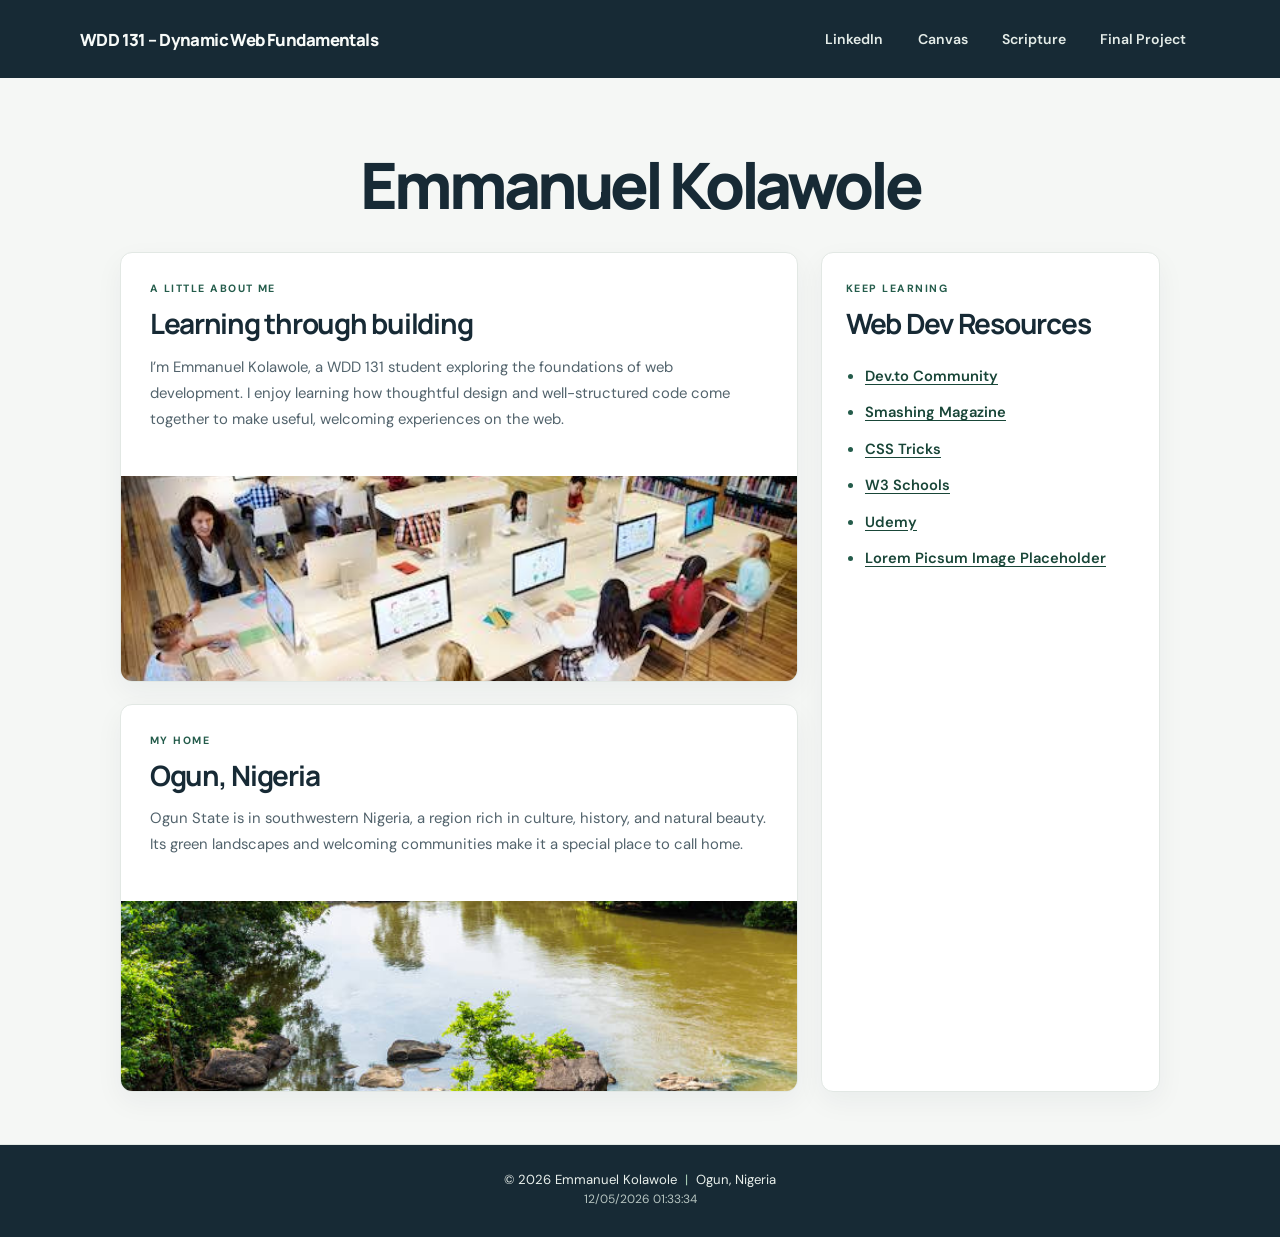
<file: index.html>
<!DOCTYPE html>
<html lang="en-US">
  <head>
    <meta charset="UTF-8" />
    <meta name="viewport" content="width=device-width, initial-scale=1.0" />
    <meta
      name="description"
      content="WDD 131 – Dynamic Web Fundamentals course page for Emmanuel Kolawole, featuring an introduction, Ogun, Nigeria, and front-end web development."
    />
    <meta name="author" content="Emmanuel Kolawole" />
    <title>WDD 131 – Dynamic Web Fundamentals – Emmanuel Kolawole</title>
    <link rel="preconnect" href="https://fonts.googleapis.com" />
    <link rel="preconnect" href="https://fonts.gstatic.com" crossorigin />
    <link
      href="https://fonts.googleapis.com/css2?family=DM+Sans:wght@400;500;600;700&family=Manrope:wght@600;700;800&display=swap"
      rel="stylesheet"
    />
    <link rel="stylesheet" href="styles/base.css" />
    <script src="scripts/getdates.js" defer></script>
  </head>
  <body>
    <header class="site-header">
      <div class="header-inner">
        <span id="course-title">WDD 131 – Dynamic Web Fundamentals</span>
        <nav aria-label="Main navigation">
          <a href="https://www.linkedin.com/in/emmanuel-kolawole-aheaveanlylife/">LinkedIn</a>
          <a href="https://byupw.instructure.com/">Canvas</a>
          <a href="https://www.churchofjesuschrist.org/study/scriptures/bofm/1-ne/3?lang=eng&amp;id=p7#p7">
            Scripture
          </a>
          <a href="final-project/">Final Project</a>
        </nav>
      </div>
    </header>

    <main>
      <h1>Emmanuel Kolawole</h1>
      <div class="card-grid">
        <div class="profile-column">
          <section class="card home-card">
            <div class="card-copy">
              <p class="card-kicker">A little about me</p>
              <h2>Learning through building</h2>
              <p>
                I’m Emmanuel Kolawole, a WDD 131 student exploring the foundations
                of web development. I enjoy learning how thoughtful design and
                well-structured code come together to make useful, welcoming
                experiences on the web.
              </p>
            </div>
            <img
              class="card-image"
              src="images/creative-desk.jpg"
              alt="A digital learning age, Young people with each desktop on their desk "
              width="960"
              height="420"
            />
          </section>

          <section class="card about-card">
            <div class="card-copy">
              <p class="card-kicker">My home</p>
              <h2>Ogun, Nigeria</h2>
              <p>
                Ogun State is in southwestern Nigeria, a region rich in culture,
                history, and natural beauty. Its green landscapes and welcoming
                communities make it a special place to call home.
              </p>
            </div>
            <img
              class="card-image"
              src="images/ogun-landscape.jpg"
              alt="Ogun River, WIth little rocks in Ogun state."
              width="960"
              height="420"
            />
          </section>
        </div>

        <section class="card resource-card" aria-labelledby="resources-heading">
          <div class="card-copy">
            <p class="card-kicker">Keep learning</p>
            <h2 id="resources-heading">Web Dev Resources</h2>
            <ul class="resource-list">
              <li><a href="https://dev.to/">Dev.to Community</a></li>
              <li><a href="https://www.smashingmagazine.com/">Smashing Magazine</a></li>
              <li><a href="https://css-tricks.com/">CSS Tricks</a></li>
              <li><a href="https://www.w3schools.com/">W3 Schools</a></li>
              <li><a href="https://www.udemy.com/">Udemy</a></li>
              <li>
                <a href="https://picsum.photos/">Lorem Picsum Image Placeholder</a>
              </li>
            </ul>
          </div>
        </section>
      </div>
    </main>

    <footer class="site-footer">
      <p>
        &copy; <span id="currentyear"></span> Emmanuel Kolawole
        <span class="footer-divider">|</span> Ogun, Nigeria
      </p>
      <p id="lastModified"></p>
    </footer>
  </body>
</html>
</file>
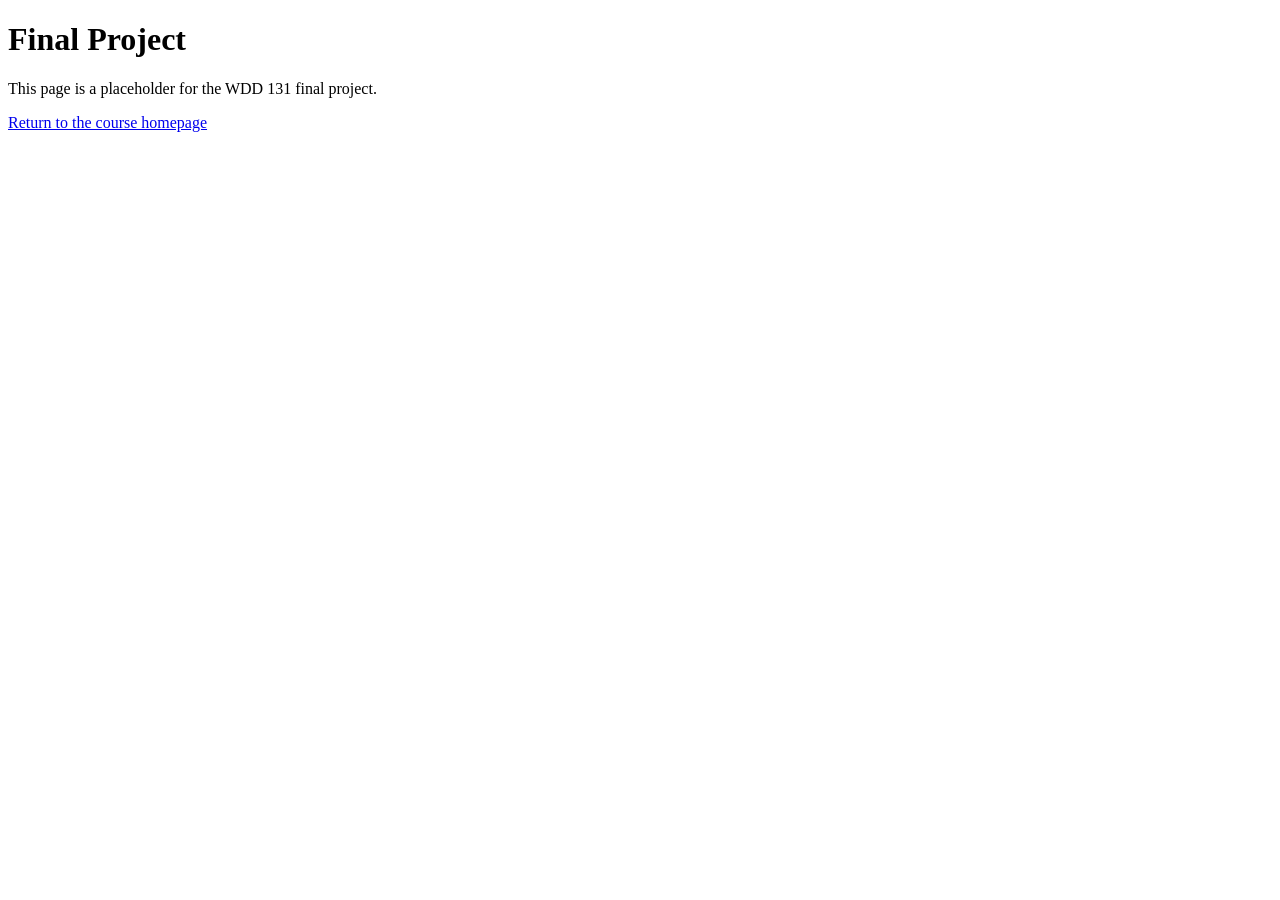
<file: final-project/index.html>
<!DOCTYPE html>
<html lang="en-US">
  <head>
    <meta charset="UTF-8" />
    <meta name="viewport" content="width=device-width, initial-scale=1.0" />
    <title>Final Project | WDD 131</title>
  </head>
  <body>
    <main>
      <h1>Final Project</h1>
      <p>This page is a placeholder for the WDD 131 final project.</p>
      <a href="../index.html">Return to the course homepage</a>
    </main>
  </body>
</html>
</file>
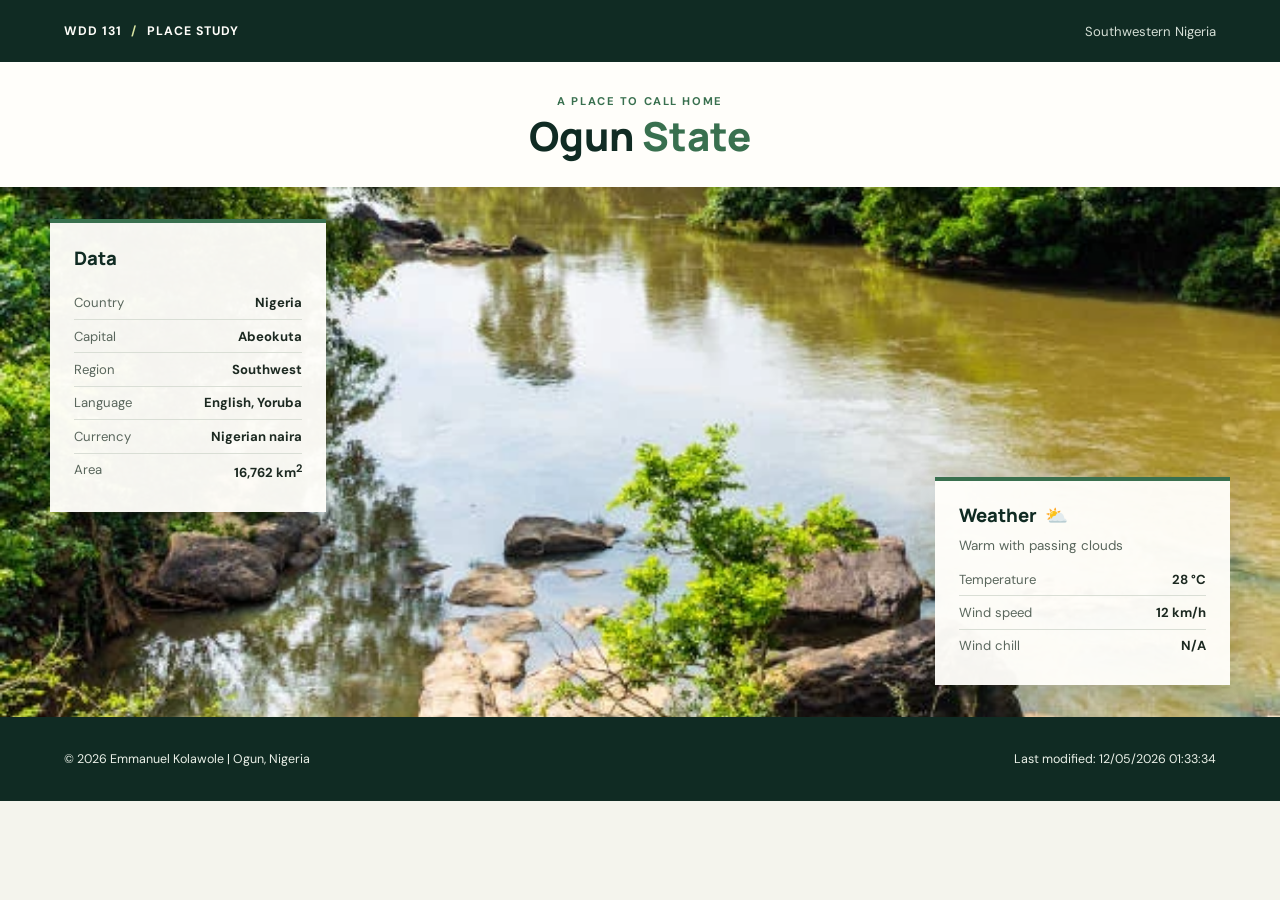
<file: place.html>
<!DOCTYPE html>
<html lang="en-US">
	<head>
		<meta charset="UTF-8" />
		<meta name="viewport" content="width=device-width, initial-scale=1.0" />
		<meta
			name="description"
			content="Discover Ogun State, Nigeria, through its river landscapes, local facts, and warm tropical weather."
		/>
		<meta name="author" content="Emmanuel Kolawole" />
		<title>Ogun State, Nigeria | Place Study</title>
		<link rel="preconnect" href="https://fonts.googleapis.com" />
		<link rel="preconnect" href="https://fonts.gstatic.com" crossorigin />
		<link
			href="https://fonts.googleapis.com/css2?family=DM+Sans:wght@400;500;600;700&family=Manrope:wght@600;700;800&display=swap"
			rel="stylesheet"
		/>
		<link rel="icon" href="images/weather-partly-cloudy.svg" type="image/svg+xml" />
		<link rel="stylesheet" href="styles/place.css" />
		<script src="scripts/place.js" defer></script>
	</head>
	<body>
		<header class="site-header">
			<a class="site-mark" href="index.html">WDD 131 <span>/</span> PLACE STUDY</a>
			<p class="region-label">Southwestern Nigeria</p>
		</header>

		<main>
			<section class="place-heading" aria-labelledby="page-title">
				<p class="eyebrow">A place to call home</p>
				<h1 id="page-title">Ogun <span>State</span></h1>
			</section>

			<section class="place-hero" aria-label="Ogun State overview">
				<picture class="hero-image">
					<source
						media="(max-width: 700px)"
						srcset="images/ogun-river-small.webp 480w"
						sizes="100vw"
						type="image/webp"
					/>
					<img
						src="images/ogun-river-large.webp"
						srcset="images/ogun-river-small.webp 480w, images/ogun-river-large.webp 612w"
						sizes="100vw"
						alt="A river winds through the green, rocky landscape of Ogun State."
						width="612"
						height="478"
						fetchpriority="high"
					/>
				</picture>

				<section class="info-panel data-panel" aria-labelledby="data-heading">
					<h2 id="data-heading">Data</h2>
					<dl class="fact-list">
						<div><dt>Country</dt><dd>Nigeria</dd></div>
						<div><dt>Capital</dt><dd>Abeokuta</dd></div>
						<div><dt>Region</dt><dd>Southwest</dd></div>
						<div><dt>Language</dt><dd>English, Yoruba</dd></div>
						<div><dt>Currency</dt><dd>Nigerian naira</dd></div>
						<div><dt>Area</dt><dd>16,762 km<sup>2</sup></dd></div>
					</dl>
				</section>

				<section class="info-panel weather-panel" aria-labelledby="weather-heading">
					<div class="weather-title">
						<img
							class="weather-icon"
							src="images/weather-partly-cloudy.svg"
							alt=""
							width="44"
							height="44"
						/>
						<h2 id="weather-heading">Weather</h2>
					</div>
					<p class="conditions">Warm with passing clouds</p>
					<dl class="weather-list">
						<div><dt>Temperature</dt><dd><span id="temperature">28</span> &deg;C</dd></div>
						<div><dt>Wind speed</dt><dd><span id="wind-speed">12</span> km/h</dd></div>
						<div><dt>Wind chill</dt><dd id="wind-chill">N/A</dd></div>
					</dl>
				</section>
			</section>
		</main>

		<footer class="site-footer">
			<p>&copy; <span id="currentyear"></span> Emmanuel Kolawole <span aria-hidden="true">|</span> Ogun, Nigeria</p>
			<p>Last modified: <span id="lastModified"></span></p>
		</footer>
	</body>
</html>
</file>
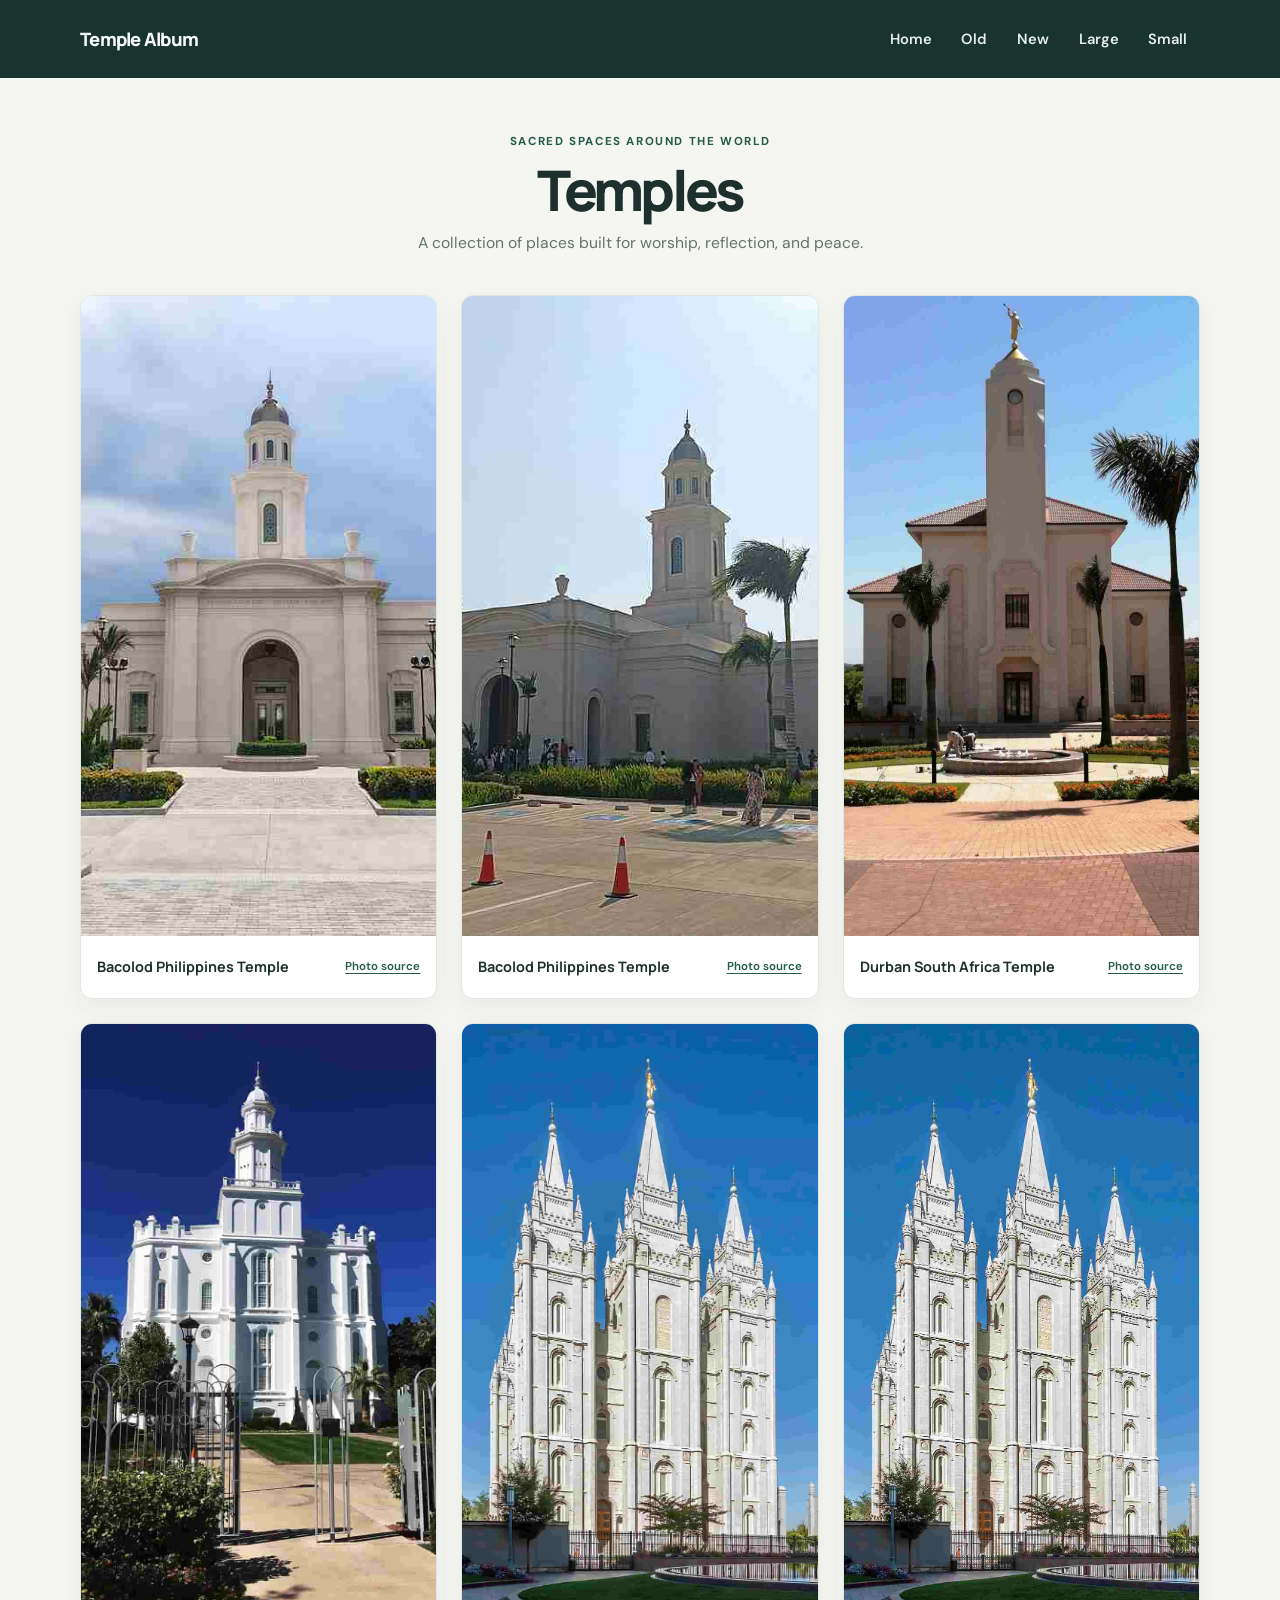
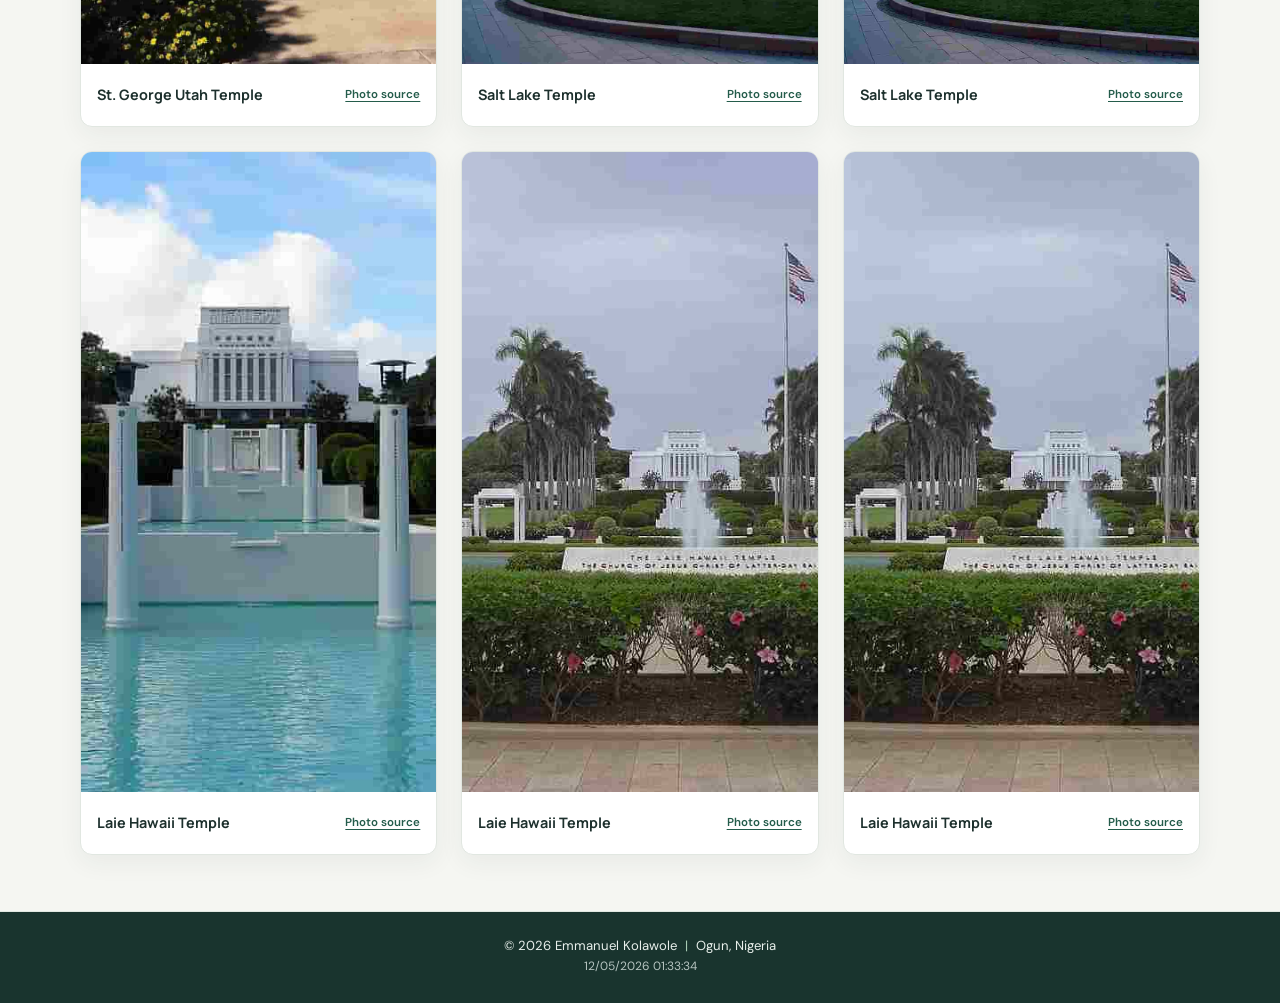
<file: temples.html>
<!DOCTYPE html>
<html lang="en-US">
  <head>
    <meta charset="UTF-8" />
    <meta name="viewport" content="width=device-width, initial-scale=1.0" />
    <meta
      name="description"
      content="Explore a photo album of temples around the world."
    />
    <meta name="author" content="Emmanuel Kolawole" />
    <title>Temple Album | Emmanuel Kolawole</title>
    <link rel="preconnect" href="https://fonts.googleapis.com" />
    <link rel="preconnect" href="https://fonts.gstatic.com" crossorigin />
    <link
      href="https://fonts.googleapis.com/css2?family=DM+Sans:wght@400;500;600;700&family=Manrope:wght@600;700;800&display=swap"
      rel="stylesheet"
    />
    <link rel="stylesheet" href="styles/temples.css" />
    <link rel="stylesheet" href="styles/temples-large.css" />
    <script src="scripts/temples.js" defer></script>
  </head>
  <body>
    <header class="site-header">
      <div class="header-inner">
        <a class="brand" href="temples.html">Temple Album</a>
        <button
          class="menu-toggle"
          type="button"
          aria-label="Open navigation"
          aria-expanded="false"
          aria-controls="primary-navigation"
          hidden
        >
          <span aria-hidden="true">☰</span>
        </button>
        <nav id="primary-navigation" class="primary-nav" aria-label="Main navigation">
          <a href="index.html">Home</a>
          <a href="#temple-laie">Old</a>
          <a href="#temple-bacolod">New</a>
          <a href="#temple-salt-lake">Large</a>
          <a href="#temple-durban">Small</a>
        </nav>
      </div>
    </header>

    <main>
      <section class="intro" aria-labelledby="page-title">
        <p class="eyebrow">Sacred spaces around the world</p>
        <h1 id="page-title">Temples</h1>
        <p class="intro-copy">
          A collection of places built for worship, reflection, and peace.
        </p>
      </section>

      <section id="gallery" class="gallery" aria-label="Temple photo gallery">
        <figure id="temple-bacolod">
          <img
            src="images/bacolod_philippines.jpg"
            alt="Bacolod Philippines Temple surrounded by tropical greenery"
            width="960"
            height="640"
            loading="lazy"
          />
          <figcaption>
            <span>Bacolod Philippines Temple</span>
            <a href="https://commons.wikimedia.org/wiki/File:Bacolod_Philippines_Temple.jpg" target="_blank" rel="noopener noreferrer">Photo source</a>
          </figcaption>
        </figure>

        <figure>
          <img
            src="images/bacolod_philippines2.jpg"
            alt="Another view of the white Bacolod Philippines Temple"
            width="960"
            height="640"
            loading="lazy"
          />
          <figcaption>
            <span>Bacolod Philippines Temple</span>
            <a href="https://commons.wikimedia.org/wiki/File:Bacolod_Philippines_Temple_(2).jpg" target="_blank" rel="noopener noreferrer">Photo source</a>
          </figcaption>
        </figure>

        <figure id="temple-durban">
          <img
            src="images/front_view_of_the_durban.jpg"
            alt="Front view of the Durban South Africa Temple"
            width="960"
            height="640"
            loading="lazy"
          />
          <figcaption>
            <span>Durban South Africa Temple</span>
            <a href="https://commons.wikimedia.org/wiki/File:Front_view_of_the_Durban_Temple_of_the_Church_of_Jesus_Christ_of_Latter_day_Saints.jpg" target="_blank" rel="noopener noreferrer">Photo source</a>
          </figcaption>
        </figure>

        <figure>
          <img
            src="images/st._george_utah.jpg"
            alt="St. George Utah Temple framed by palm trees"
            width="960"
            height="640"
            loading="lazy"
          />
          <figcaption>
            <span>St. George Utah Temple</span>
            <a href="https://commons.wikimedia.org/wiki/File:St._George_Utah_Temple,_a_temple_of_the_Church_of_Jesus_Christ_of_Latter-Day_Saints_(LDS_Church)_in_St._George,_Utah.jpg" target="_blank" rel="noopener noreferrer">Photo source</a>
          </figcaption>
        </figure>

        <figure id="temple-salt-lake">
          <img
            src="images/salt_lake_temple_ut1.jpg"
            alt="Salt Lake Temple rising above Temple Square"
            width="960"
            height="640"
            loading="lazy"
          />
          <figcaption>
            <span>Salt Lake Temple</span>
            <a href="https://commons.wikimedia.org/wiki/File:Salt_Lake_Temple_UT1.jpg" target="_blank" rel="noopener noreferrer">Photo source</a>
          </figcaption>
        </figure>

        <figure>
          <img
            src="images/salt_lake_temple_ut2.jpg"
            alt="Another view of Salt Lake Temple"
            width="960"
            height="640"
            loading="lazy"
          />
          <figcaption>
            <span>Salt Lake Temple</span>
            <a href="https://commons.wikimedia.org/wiki/File:Salt_Lake_Temple_UT2.jpg" target="_blank" rel="noopener noreferrer">Photo source</a>
          </figcaption>
        </figure>

        <figure id="temple-laie">
          <img
            src="images/lds_laie_hawaii.jpg"
            alt="Front view of Laie Hawaii Temple"
            width="960"
            height="640"
            loading="lazy"
          />
          <figcaption>
            <span>Laie Hawaii Temple</span>
            <a href="https://commons.wikimedia.org/wiki/File:LDS_Laie_Hawaii_Temple_front_view.jpg" target="_blank" rel="noopener noreferrer">Photo source</a>
          </figcaption>
        </figure>

        <figure>
          <img
            src="images/laie_hawaii_temple.jpg"
            alt="Laie Hawaii Temple on the island of Oahu"
            width="960"
            height="640"
            loading="lazy"
          />
          <figcaption>
            <span>Laie Hawaii Temple</span>
            <a href="https://commons.wikimedia.org/wiki/File:Laie_Hawaii_Temple,_Oahu,_Hawaii,_USA.jpg" target="_blank" rel="noopener noreferrer">Photo source</a>
          </figcaption>
        </figure>

        <figure>
          <img
            src="images/laie_hawaii_temple2.jpg"
            alt="Another view of Laie Hawaii Temple"
            width="960"
            height="640"
            loading="lazy"
          />
          <figcaption>
            <span>Laie Hawaii Temple</span>
            <a href="https://commons.wikimedia.org/wiki/File:Laie_Hawaii_Temple,_Oahu,_Hawaii,_USA.jpg" target="_blank" rel="noopener noreferrer">Photo source</a>
          </figcaption>
        </figure>
      </section>
    </main>

    <footer class="site-footer">
      <p>
        &copy; <span id="currentyear"></span> Emmanuel Kolawole
        <span class="footer-divider">|</span> Ogun, Nigeria
      </p>
      <p id="lastModified"></p>
    </footer>
  </body>
</html>
</file>
<file: styles/base.css>
:root {
  color-scheme: light;
  --ink: #172a35;
  --muted: #64737b;
  --paper: #f5f7f5;
  --card: #ffffff;
  --green: #245c4b;
  --green-dark: #194638;
  --green-pale: #e8f0ea;
  --line: #e2e8e4;
  font-family: "DM Sans", sans-serif;
  font-synthesis: none;
  text-rendering: optimizeLegibility;
}

* {
  box-sizing: border-box;
}

body {
  min-width: 320px;
  min-height: 100vh;
  margin: 0;
  color: var(--ink);
  background: var(--paper);
}

a {
  color: inherit;
}

.site-header {
  color: #f7faf8;
  background: #172a35;
}

.header-inner {
  display: flex;
  align-items: center;
  justify-content: space-between;
  gap: 2rem;
  width: min(1120px, calc(100% - 3rem));
  min-height: 78px;
  margin: 0 auto;
}

.brand {
  color: inherit;
  text-decoration: none;
}

#course-title {
  display: block;
  font-family: "Manrope", sans-serif;
  font-size: 1.05rem;
  font-weight: 800;
  letter-spacing: -0.035em;
}

nav {
  display: flex;
  align-items: center;
  justify-content: flex-end;
  gap: 0.45rem;
}

nav a {
  padding: 0.65rem 0.85rem;
  border-radius: 6px;
  color: #e4ece8;
  font-size: 0.88rem;
  font-weight: 600;
  text-decoration: none;
  transition: color 160ms ease, background-color 160ms ease, transform 160ms ease;
}

nav a:hover,
nav a:focus-visible {
  color: #ffffff;
  background: #2b4651;
  transform: translateY(-2px);
}

a:focus-visible {
  outline: 3px solid #e8b866;
  outline-offset: 3px;
}

main {
  width: min(1040px, calc(100% - 3rem));
  margin: 0 auto;
  padding: 4.5rem 0 3.25rem;
}

.intro {
  margin-bottom: 2.5rem;
  text-align: center;
}

.eyebrow,
.card-kicker {
  margin: 0 0 0.8rem;
  color: var(--green);
  font-size: 0.72rem;
  font-weight: 700;
  letter-spacing: 0.14em;
  text-transform: uppercase;
}

h1,
h2,
p {
  margin-top: 0;
}

h1,
h2 {
  font-family: "Manrope", sans-serif;
}

h1 {
  margin-bottom: 0.7rem;
  font-size: clamp(2.5rem, 6vw, 4rem);
  font-weight: 800;
  letter-spacing: -0.065em;
  line-height: 1.1;
}

main > h1 {
  margin-bottom: 2rem;
  text-align: center;
}

h1 span {
  color: var(--green);
}

.intro-copy {
  margin-bottom: 0;
  color: var(--muted);
  font-size: 1.05rem;
}

.card-grid {
  display: grid;
  grid-template-columns: minmax(0, 2fr) minmax(240px, 1fr);
  align-items: stretch;
  gap: 1.4rem;
}

.profile-column {
  display: grid;
  min-width: 0;
  gap: 1.4rem;
}

.card {
  display: flex;
  min-width: 0;
  flex-direction: column;
  overflow: hidden;
  border: 1px solid var(--line);
  border-radius: 12px;
  background: var(--card);
  box-shadow: 0 10px 28px rgb(23 42 53 / 5%);
}

.card-copy {
  padding: 1.8rem 1.8rem 1.55rem;
}

.card-kicker {
  margin-bottom: 0.75rem;
  font-size: 0.66rem;
}

h2 {
  margin-bottom: 0.8rem;
  font-size: clamp(1.35rem, 2.5vw, 1.75rem);
  font-weight: 700;
  letter-spacing: -0.045em;
  line-height: 1.2;
}

.card-copy > p:not(.card-kicker) {
  margin-bottom: 1.2rem;
  color: #52636c;
  font-size: 0.93rem;
  line-height: 1.75;
}

.resource-card .card-copy {
  padding: 1.8rem 1.5rem;
}

.resource-list {
  display: grid;
  gap: 0.9rem;
  margin: 1.5rem 0 0;
  padding-left: 1.2rem;
  color: var(--green);
}

.resource-list a {
  color: var(--green-dark);
  font-size: 0.92rem;
  font-weight: 600;
  line-height: 1.5;
  text-underline-offset: 3px;
}

.resource-list a:hover {
  color: var(--green);
}

.text-link {
  display: inline-flex;
  align-items: center;
  gap: 0.45rem;
  color: var(--green-dark);
  font-size: 0.88rem;
  font-weight: 700;
  text-decoration-thickness: 1px;
  text-underline-offset: 4px;
}

.text-link:hover span {
  transform: translate(2px, -2px);
}

.text-link span {
  transition: transform 160ms ease;
}

.card-image {
  display: block;
  width: 100%;
  height: 190px;
  object-fit: cover;
}

.about-card .card-image {
  margin-top: auto;
}

.home-card .card-image {
  height: 205px;
}

.page-note {
  margin: 1.6rem 0 0;
  color: var(--muted);
  font-size: 0.82rem;
  text-align: center;
}

.page-note span {
  padding: 0 0.15rem;
  color: var(--green);
}

.site-footer {
  padding: 1.4rem 1rem 1.65rem;
  border-top: 1px solid var(--line);
  color: #e8efeb;
  background: #172a35;
  font-size: 0.82rem;
  text-align: center;
}

.site-footer p {
  margin: 0.2rem 0;
}

.footer-divider {
  padding: 0 0.25rem;
  color: #a7cbb4;
}

#lastModified {
  color: #b6c4c0;
  font-size: 0.75rem;
}

@media (max-width: 760px) {
  .header-inner {
    flex-direction: column;
    justify-content: center;
    gap: 0.55rem;
    padding: 1rem 0 0.7rem;
  }

  nav {
    flex-wrap: wrap;
    justify-content: center;
    gap: 0.15rem;
  }

  nav a {
    padding: 0.55rem 0.7rem;
  }

  main {
    padding-top: 3.2rem;
  }

  .card-grid {
    grid-template-columns: 1fr;
    gap: 1rem;
    max-width: 560px;
    margin: 0 auto;
  }

  .profile-column {
    gap: 1rem;
  }
}

@media (max-width: 420px) {
  .header-inner,
  main {
    width: min(100% - 1.5rem, 1040px);
  }

  #course-title {
    font-size: 0.94rem;
  }

  .card-copy {
    padding: 1.4rem 1.3rem;
  }
}

@media (prefers-reduced-motion: reduce) {
  *,
  *::before,
  *::after {
    scroll-behavior: auto !important;
    transition-duration: 0.01ms !important;
  }
}
</file>
<file: styles/place.css>
:root {
	color-scheme: light;
	--forest: #173c30;
	--forest-deep: #102b23;
	--leaf: #39704f;
	--lime: #d7e3a1;
	--paper: #f4f4ed;
	--white: #fffefa;
	--ink: #1c2921;
	--muted: #59665c;
	--line: #d9ded5;
	font-family: "DM Sans", sans-serif;
	font-synthesis: none;
	text-rendering: optimizeLegibility;
}

* {
	box-sizing: border-box;
}

body {
	min-width: 320px;
	min-height: 100vh;
	margin: 0;
	color: var(--ink);
	background: var(--paper);
}

a {
	color: inherit;
}

a:focus-visible {
	outline: 3px solid #e6b851;
	outline-offset: 4px;
}

.site-header {
	display: flex;
	min-height: 62px;
	align-items: center;
	justify-content: space-between;
	gap: 1rem;
	padding: 0 clamp(1.25rem, 5vw, 5rem);
	color: var(--white);
	background: var(--forest-deep);
}

.site-mark {
	font-size: 0.77rem;
	font-weight: 700;
	letter-spacing: 0.08em;
	text-decoration: none;
}

.site-mark span {
	padding: 0 0.35rem;
	color: var(--lime);
}

.region-label {
	margin: 0;
	color: #d5dfd6;
	font-size: 0.82rem;
}

.place-heading {
	padding: 2rem 1.5rem 1.8rem;
	text-align: center;
	background: var(--white);
}

.eyebrow {
	margin: 0 0 0.4rem;
	color: var(--leaf);
	font-size: 0.7rem;
	font-weight: 700;
	letter-spacing: 0.14em;
	text-transform: uppercase;
}

h1,
h2,
p {
	margin-top: 0;
}

h1,
h2 {
	font-family: "Manrope", sans-serif;
}

h1 {
	margin-bottom: 0;
	color: var(--forest-deep);
	font-size: 2.5rem;
	font-weight: 800;
	line-height: 1.1;
}

h1 span {
	color: var(--leaf);
}

.place-hero {
	position: relative;
	min-height: 530px;
	overflow: hidden;
	isolation: isolate;
	background: #527254;
}

.hero-image,
.hero-image img {
	display: block;
	width: 100%;
	height: 100%;
}

.hero-image {
	position: absolute;
	z-index: -1;
	inset: 0;
}

.hero-image img {
	object-fit: cover;
	object-position: center 54%;
}

.info-panel {
	position: absolute;
	width: 276px;
	padding: 1.35rem 1.5rem 1.45rem;
	border-top: 4px solid var(--leaf);
	background: rgb(255 254 250 / 96%);
	box-shadow: 0 14px 40px rgb(16 43 35 / 20%);
}

.data-panel {
	top: 2rem;
	left: max(2rem, calc((100vw - 1180px) / 2));
}

.weather-panel {
	right: max(2rem, calc((100vw - 1180px) / 2));
	bottom: 2rem;
	width: 295px;
}

.info-panel h2 {
	margin-bottom: 1rem;
	color: var(--forest-deep);
	font-size: 1.16rem;
	font-weight: 800;
}

.fact-list,
.weather-list {
	margin: 0;
}

.fact-list > div,
.weather-list > div {
	display: flex;
	justify-content: space-between;
	gap: 1rem;
	padding: 0.48rem 0;
	border-bottom: 1px solid var(--line);
	font-size: 0.82rem;
}

.fact-list > div:last-child,
.weather-list > div:last-child {
	border-bottom: 0;
}

dt {
	color: var(--muted);
}

dd {
	margin: 0;
	color: var(--ink);
	font-weight: 700;
	text-align: right;
}

.weather-title {
	display: flex;
	align-items: center;
	gap: 0.65rem;
}

.weather-title h2 {
	margin-bottom: 0;
}

.weather-title h2::after {
	content: " ⛅";
	margin-left: 0.25rem;
	font-family: "DM Sans", sans-serif;
	font-size: 1.15rem;
}

.weather-icon {
	display: none;
	flex: 0 0 auto;
}

.conditions {
	margin: 0.55rem 0;
	color: var(--muted);
	font-size: 0.84rem;
}

.site-footer {
	display: flex;
	min-height: 84px;
	align-items: center;
	justify-content: space-between;
	gap: 1rem;
	padding: 1rem clamp(1.25rem, 5vw, 5rem);
	color: #eaf0e8;
	background: var(--forest-deep);
	font-size: 0.78rem;
}

.site-footer p {
	margin: 0;
}

@media (max-width: 700px) {
	.site-header {
		min-height: 54px;
		padding-inline: 1rem;
	}

	.region-label {
		font-size: 0.72rem;
	}

	.place-heading {
		padding: 1.55rem 1rem 1.35rem;
	}

	h1 {
		font-size: 2.1rem;
	}

	.place-hero {
		display: flex;
		min-height: auto;
		flex-direction: column;
		overflow: visible;
		background: var(--paper);
	}

	.hero-image {
		position: relative;
		z-index: auto;
		height: auto;
		aspect-ratio: 612 / 478;
	}

	.hero-image img {
		object-position: center;
	}

	.info-panel {
		position: static;
		width: auto;
		padding: 1.3rem 1.25rem 1.4rem;
		border-top-width: 3px;
		box-shadow: none;
	}

	.data-panel {
		margin: -1rem 1rem 1rem;
		border-top-width: 4px;
		box-shadow: 0 8px 24px rgb(16 43 35 / 12%);
	}

	.weather-panel {
		margin: 0 1rem 1.25rem;
		background: var(--white);
	}

	.weather-icon {
		display: block;
	}

	.weather-title h2::after {
		content: none;
	}

	.site-footer {
		min-height: 92px;
		flex-direction: column;
		justify-content: center;
		gap: 0.35rem;
		text-align: center;
	}
}
</file>
<file: styles/temples.css>
:root {
  color-scheme: light;
  --ink: #1d302d;
  --muted: #64736e;
  --paper: #f5f6f2;
  --card: #ffffff;
  --green: #245c4b;
  --green-dark: #193f35;
  --line: #e1e7e1;
  font-family: "DM Sans", sans-serif;
  font-synthesis: none;
  text-rendering: optimizeLegibility;
}

* {
  box-sizing: border-box;
}

[hidden] {
  display: none !important;
}

body {
  display: flex;
  min-width: 320px;
  min-height: 100vh;
  flex-direction: column;
  margin: 0;
  color: var(--ink);
  background: var(--paper);
}

a {
  color: inherit;
}

a:focus-visible,
button:focus-visible {
  outline: 3px solid #e8b866;
  outline-offset: 3px;
}

.site-header {
  color: #f7faf8;
  background: #19342e;
}

.header-inner {
  display: flex;
  width: min(1120px, calc(100% - 2rem));
  min-height: 72px;
  flex-wrap: wrap;
  align-items: center;
  justify-content: space-between;
  gap: 0.75rem;
  margin: 0 auto;
  padding: 0.75rem 0;
}

.brand {
  color: inherit;
  font-family: "Manrope", sans-serif;
  font-size: 1.15rem;
  font-weight: 800;
  letter-spacing: -0.04em;
  text-decoration: none;
}

.menu-toggle {
  display: inline-grid;
  width: 44px;
  height: 44px;
  place-items: center;
  border: 1px solid #ffffff47;
  border-radius: 8px;
  color: inherit;
  background: #00000000;
  cursor: pointer;
  font-size: 1.5rem;
  line-height: 1;
}

.primary-nav {
  display: flex;
  width: 100%;
  flex-direction: column;
  gap: 0.25rem;
}

.primary-nav a {
  padding: 0.7rem 0.85rem;
  border-radius: 6px;
  color: #e6eeea;
  font-size: 0.92rem;
  font-weight: 600;
  text-align: center;
  text-decoration: none;
  transition: color 160ms ease, background-color 160ms ease, transform 160ms ease;
}

.primary-nav a:hover,
.primary-nav a:focus-visible {
  color: #ffffff;
  background: #31574b;
  transform: translateY(-2px);
}

main {
  width: min(1120px, calc(100% - 2rem));
  flex: 1;
  margin: 0 auto;
  padding: 2.75rem 0 3.5rem;
}

.intro {
  margin-bottom: 2rem;
  text-align: center;
}

.eyebrow {
  margin: 0 0 0.6rem;
  color: var(--green);
  font-size: 0.72rem;
  font-weight: 700;
  letter-spacing: 0.14em;
  text-transform: uppercase;
}

h1 {
  margin: 0 0 0.6rem;
  font-family: "Manrope", sans-serif;
  font-size: clamp(2.4rem, 8vw, 3.5rem);
  font-weight: 800;
  letter-spacing: -0.065em;
  line-height: 1.1;
}

.intro-copy {
  margin: 0;
  color: var(--muted);
  font-size: 0.98rem;
  line-height: 1.6;
}

.gallery {
  display: grid;
  grid-template-columns: minmax(0, 1fr);
  gap: 1.1rem;
}

figure {
  min-width: 0;
  margin: 0;
  overflow: hidden;
  border: 1px solid var(--line);
  border-radius: 12px;
  background: var(--card);
  box-shadow: 0 8px 24px #1d302d0f;
}

figure img {
  display: block;
  width: 100%;
  aspect-ratio: 4 / 3;
  object-fit: cover;
  background: #e7ebe6;
  transition: transform 220ms ease;
}

figure:hover img {
  transform: scale(1.025);
}

figcaption {
  display: flex;
  min-height: 62px;
  align-items: center;
  justify-content: space-between;
  gap: 0.75rem;
  padding: 0.8rem 1rem;
}

figcaption span {
  font-family: "Manrope", sans-serif;
  font-size: 0.9rem;
  font-weight: 700;
  line-height: 1.35;
}

figcaption a {
  flex: 0 0 auto;
  color: var(--green);
  font-size: 0.72rem;
  font-weight: 600;
  text-underline-offset: 3px;
}

.site-footer {
  padding: 1.4rem 1rem 1.65rem;
  border-top: 1px solid var(--line);
  color: #e8efeb;
  background: #19342e;
  font-size: 0.82rem;
  text-align: center;
}

.site-footer p {
  margin: 0.2rem 0;
}

.footer-divider {
  padding: 0 0.25rem;
  color: #a7cbb4;
}

#lastModified {
  color: #b6c4c0;
  font-size: 0.75rem;
}

.js .primary-nav {
  display: none;
}

.js .primary-nav.is-open {
  display: flex;
}

@media (prefers-reduced-motion: reduce) {
  *,
  *::before,
  *::after {
    scroll-behavior: auto !important;
    transition-duration: 0.01ms !important;
  }
}
</file>
<file: styles/temples-large.css>
@media (min-width: 700px) {
  .header-inner {
    min-height: 78px;
    flex-wrap: nowrap;
    gap: 2rem;
  }

  .menu-toggle {
    display: none;
  }

  .primary-nav,
  .js .primary-nav {
    display: flex;
    width: auto;
    flex-direction: row;
    align-items: center;
    justify-content: flex-end;
    gap: 0.25rem;
  }

  .primary-nav a {
    padding: 0.65rem 0.8rem;
  }

  main {
    padding-top: 3.5rem;
  }

  .intro {
    margin-bottom: 2.5rem;
  }

  .gallery {
    grid-template-columns: repeat(2, minmax(0, 1fr));
    gap: 1.35rem;
  }
}

@media (min-width: 1000px) {
  .gallery {
    grid-template-columns: repeat(3, minmax(0, 1fr));
    gap: 1.5rem;
  }
}
</file>
